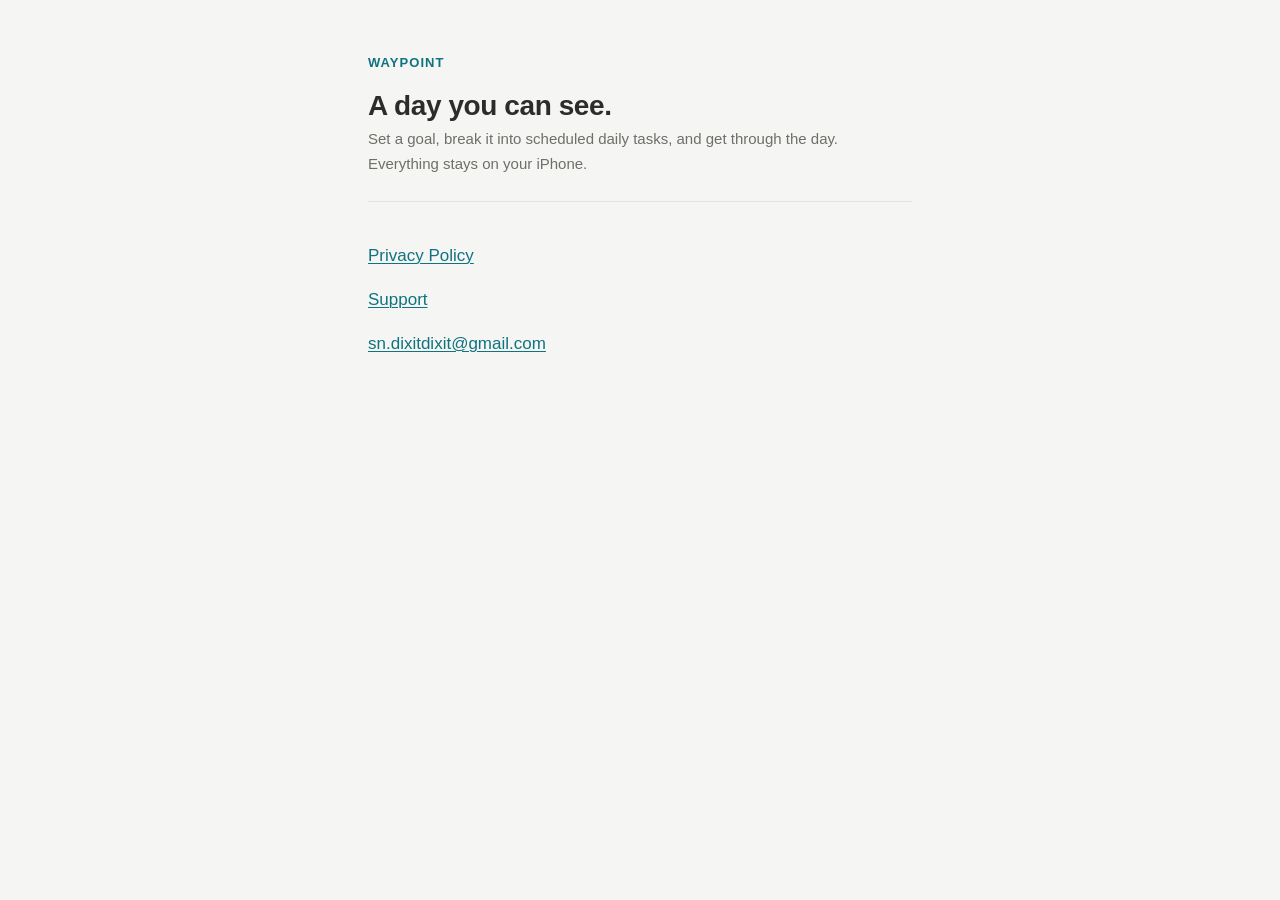
<file: index.html>
<!doctype html>
<html lang="en">
<head>
<meta charset="utf-8">
<meta name="viewport" content="width=device-width, initial-scale=1">
<title>Waypoint</title>
<meta name="description" content="A planner for iPhone. Set a goal, break it into a day, get through it.">
<link rel="stylesheet" href="style.css">
</head>
<body>
<div class="wrap">

<header>
  <span class="mark">Waypoint</span>
  <h1>A day you can see.</h1>
  <p class="updated">Set a goal, break it into scheduled daily tasks, and get through the day.
  Everything stays on your iPhone.</p>
</header>

<p><a href="privacy.html">Privacy Policy</a></p>
<p><a href="support.html">Support</a></p>
<p><a href="mailto:sn.dixitdixit@gmail.com">sn.dixitdixit@gmail.com</a></p>

</div>
</body>
</html>
</file>
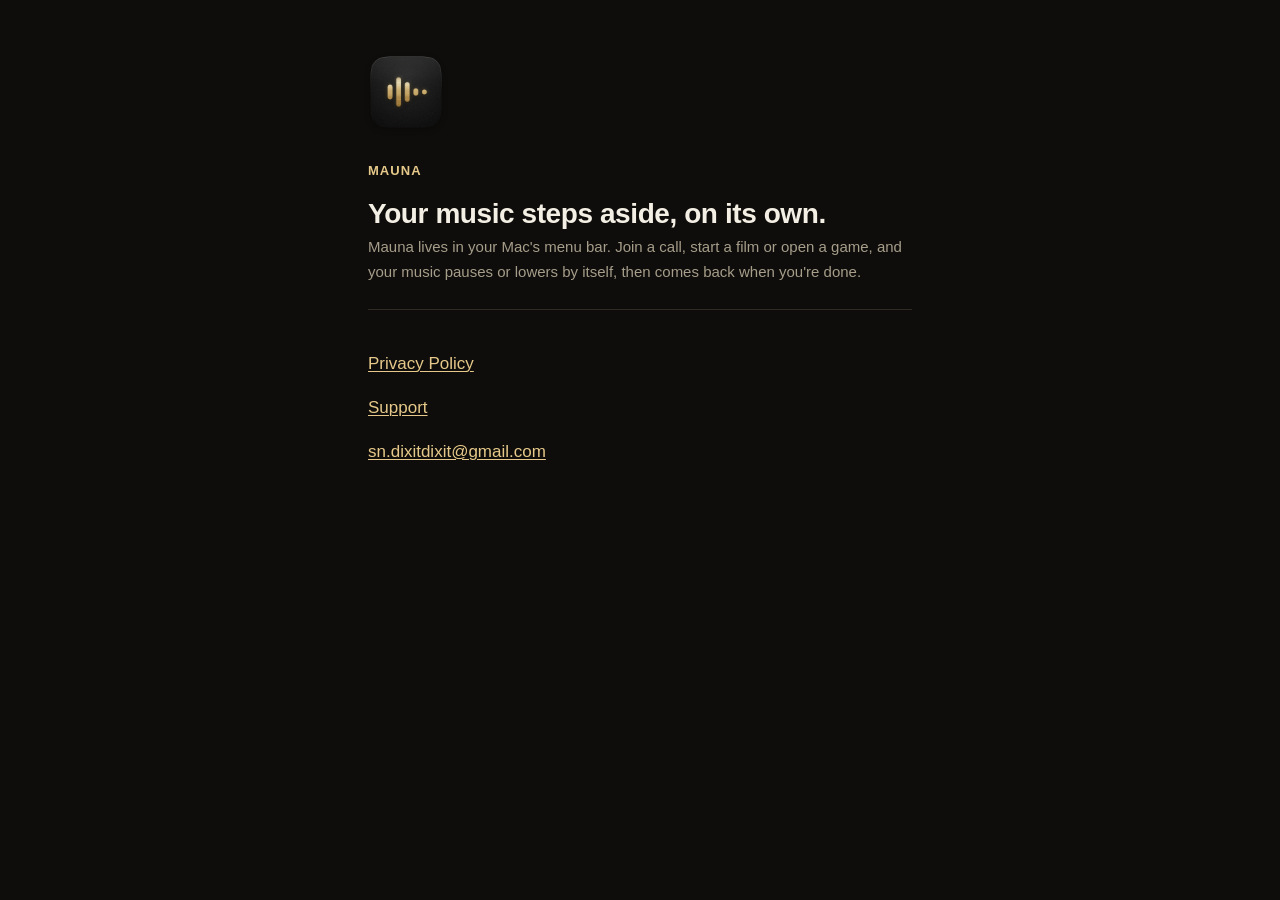
<file: mauna/index.html>
<!doctype html>
<html lang="en">
<head>
<meta charset="utf-8">
<meta name="viewport" content="width=device-width, initial-scale=1">
<title>Mauna</title>
<meta name="description" content="A menu bar app for Mac that pauses or lowers your music while chosen apps are in use.">
<link rel="icon" href="icon.png">
<link rel="stylesheet" href="style.css">
</head>
<body>
<div class="wrap">

<header>
  <img class="icon" src="icon.png" alt="" width="88" height="88">
  <span class="mark">Mauna</span>
  <h1>Your music steps aside, on its own.</h1>
  <p class="updated">Mauna lives in your Mac's menu bar. Join a call, start a film or open a game,
  and your music pauses or lowers by itself, then comes back when you're done.</p>
</header>

<p><a href="privacy.html">Privacy Policy</a></p>
<p><a href="support.html">Support</a></p>
<p><a href="mailto:sn.dixitdixit@gmail.com">sn.dixitdixit@gmail.com</a></p>

</div>
</body>
</html>
</file>
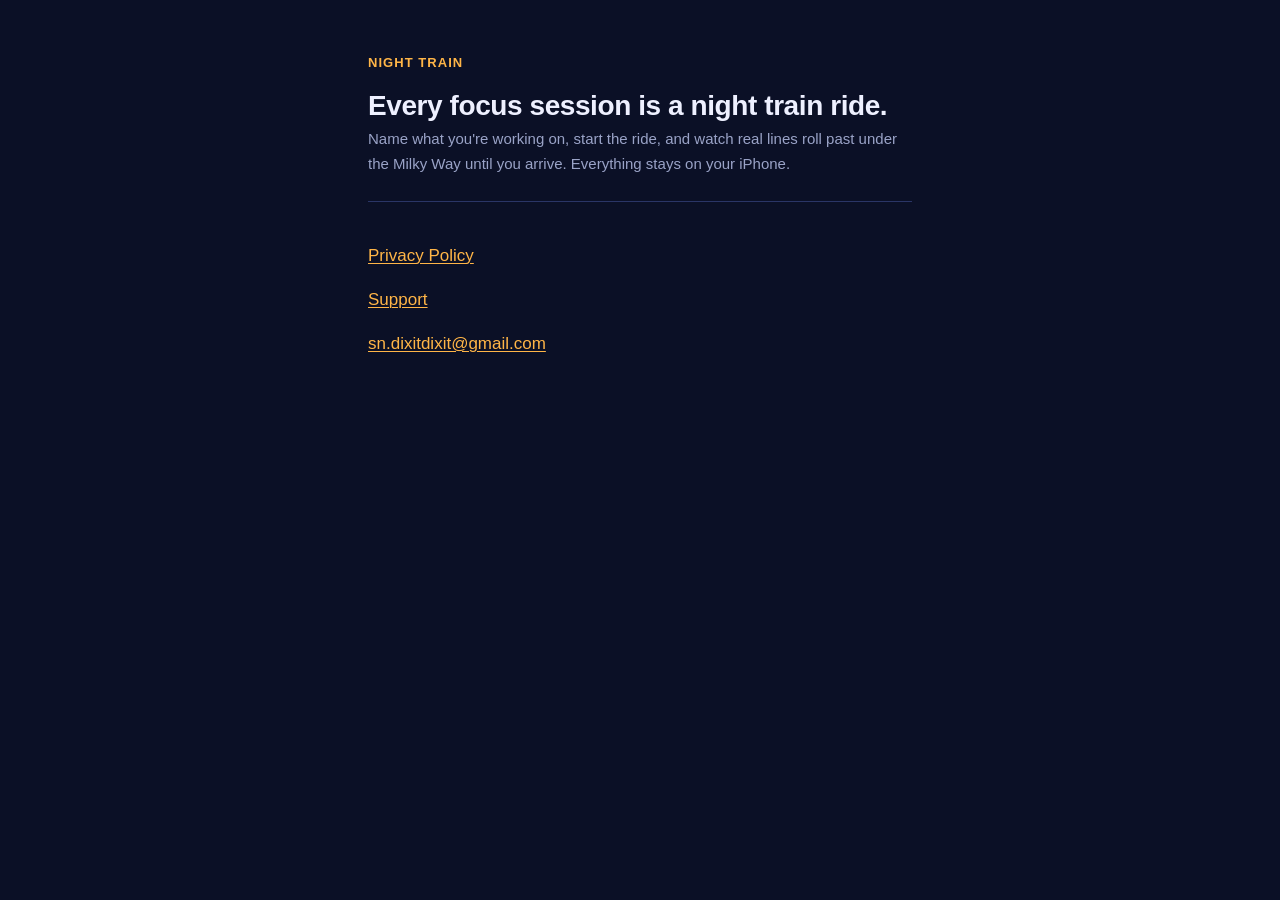
<file: nighttrain/index.html>
<!doctype html>
<html lang="en">
<head>
<meta charset="utf-8">
<meta name="viewport" content="width=device-width, initial-scale=1">
<title>Night Train</title>
<meta name="description" content="A focus timer for iPhone where every session is a night train ride on a real railway line.">
<link rel="stylesheet" href="style.css">
</head>
<body>
<div class="wrap">

<header>
  <span class="mark">Night Train</span>
  <h1>Every focus session is a night train ride.</h1>
  <p class="updated">Name what you're working on, start the ride, and watch real lines roll past
  under the Milky Way until you arrive. Everything stays on your iPhone.</p>
</header>

<p><a href="privacy.html">Privacy Policy</a></p>
<p><a href="support.html">Support</a></p>
<p><a href="mailto:sn.dixitdixit@gmail.com">sn.dixitdixit@gmail.com</a></p>

</div>
</body>
</html>
</file>
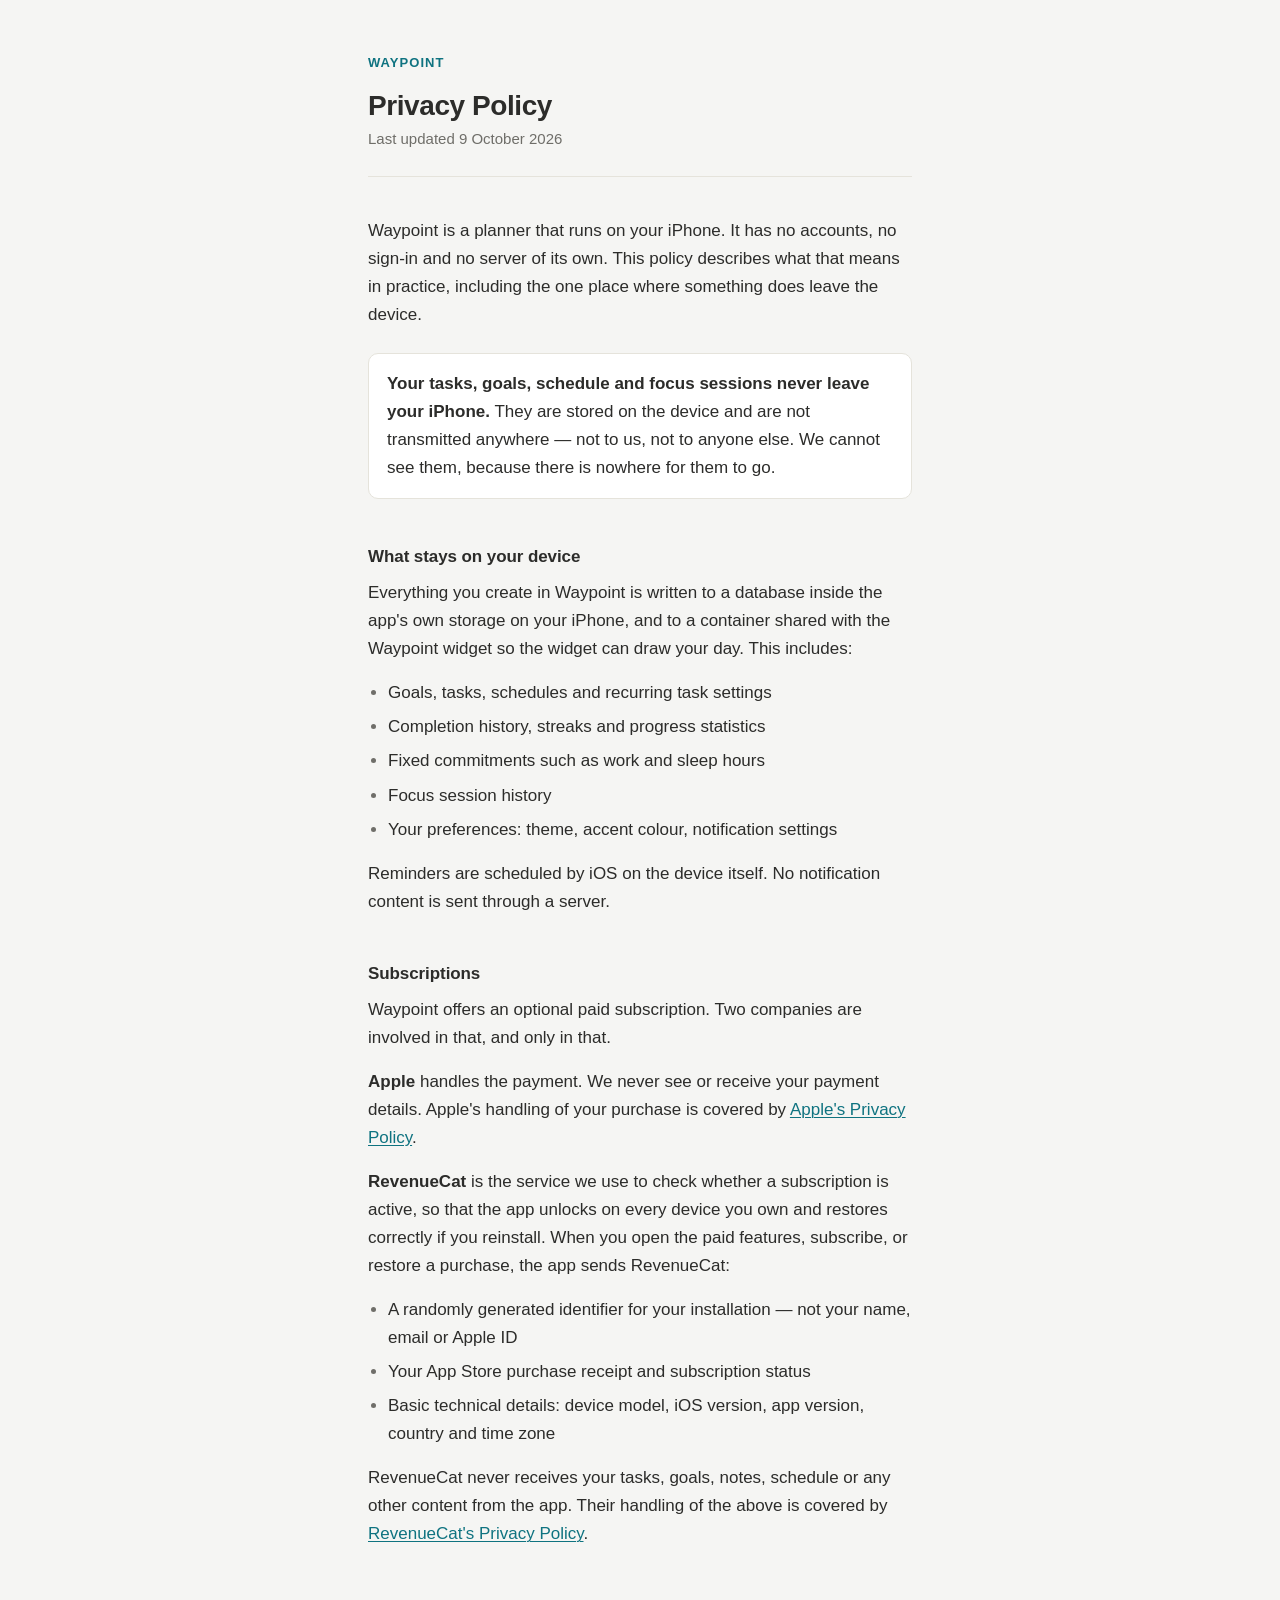
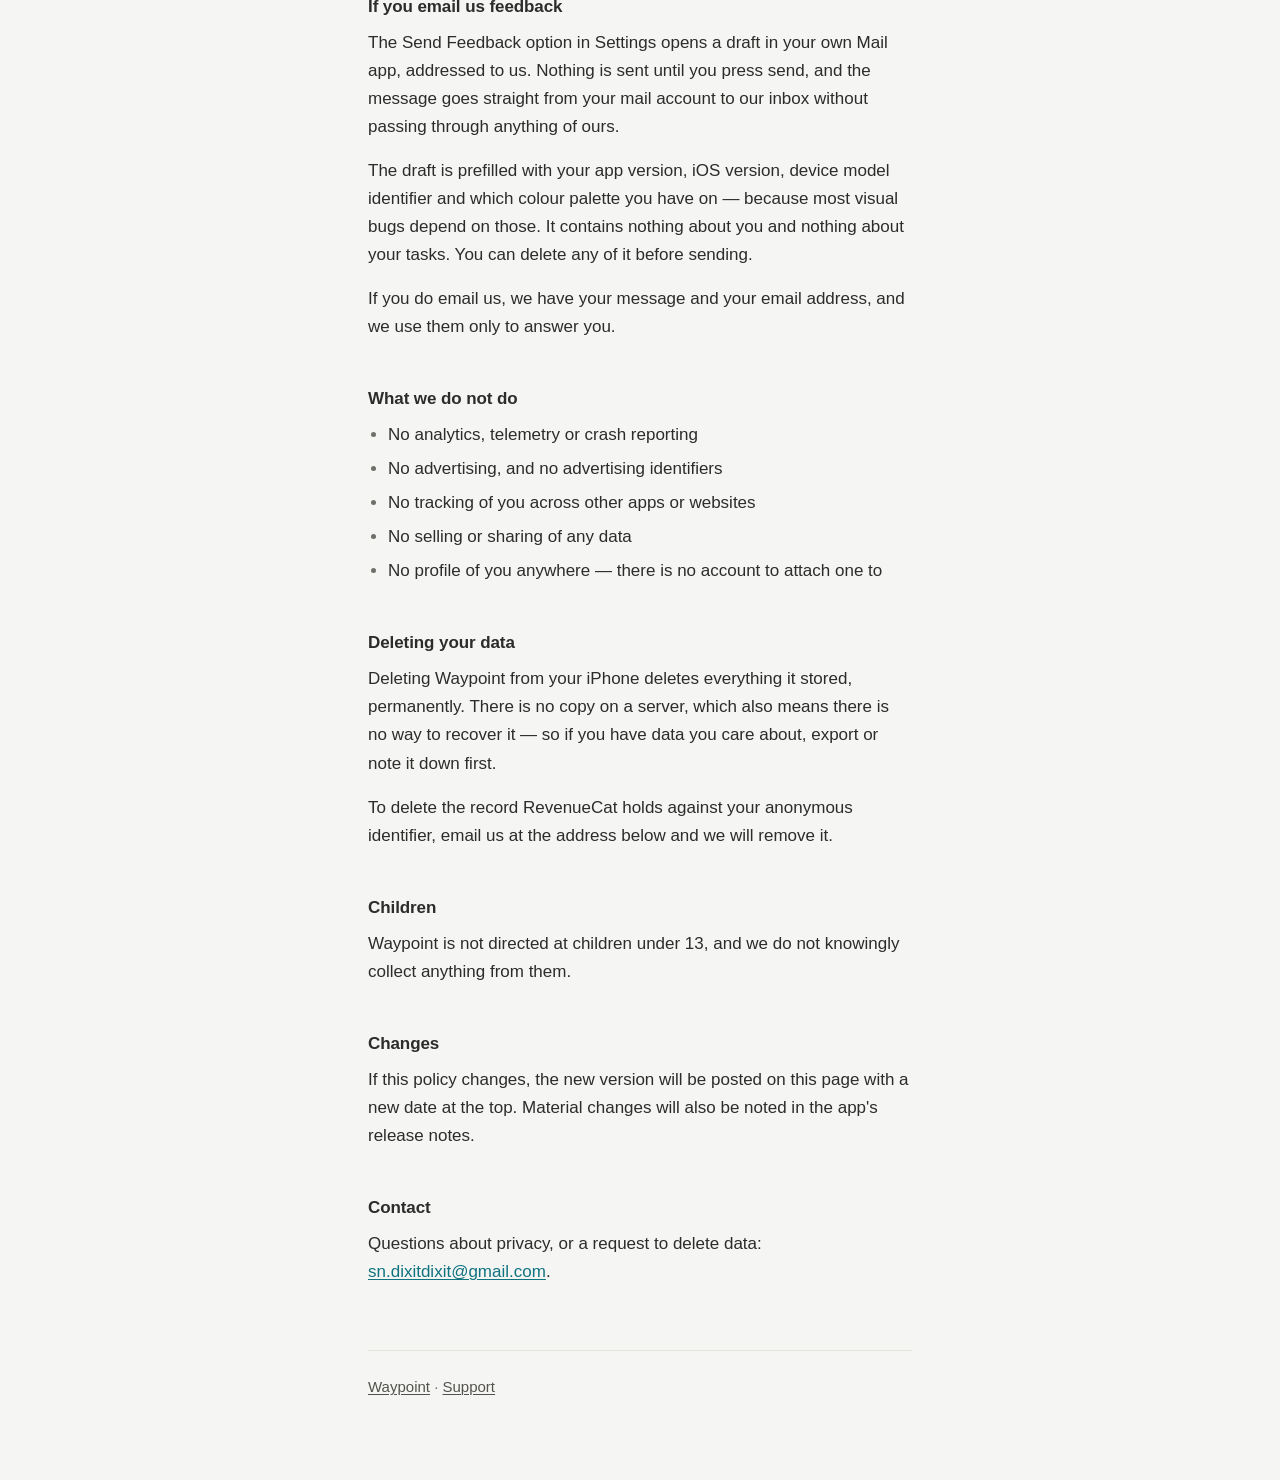
<file: privacy.html>
<!doctype html>
<html lang="en">
<head>
<meta charset="utf-8">
<meta name="viewport" content="width=device-width, initial-scale=1">
<title>Waypoint Privacy Policy</title>
<meta name="description" content="What Waypoint stores, what leaves your device, and what doesn't.">
<link rel="stylesheet" href="style.css">
</head>
<body>
<div class="wrap">

<header>
  <a class="mark" href="./">Waypoint</a>
  <h1>Privacy Policy</h1>
  <p class="updated">Last updated 9 October 2026</p>
</header>

<p>Waypoint is a planner that runs on your iPhone. It has no accounts, no sign-in and no
server of its own. This policy describes what that means in practice, including the one
place where something does leave the device.</p>

<div class="note">
  <p><strong>Your tasks, goals, schedule and focus sessions never leave your iPhone.</strong>
  They are stored on the device and are not transmitted anywhere — not to us, not to anyone
  else. We cannot see them, because there is nowhere for them to go.</p>
</div>

<h2>What stays on your device</h2>
<p>Everything you create in Waypoint is written to a database inside the app's own storage
on your iPhone, and to a container shared with the Waypoint widget so the widget can draw
your day. This includes:</p>
<ul>
  <li>Goals, tasks, schedules and recurring task settings</li>
  <li>Completion history, streaks and progress statistics</li>
  <li>Fixed commitments such as work and sleep hours</li>
  <li>Focus session history</li>
  <li>Your preferences: theme, accent colour, notification settings</li>
</ul>
<p>Reminders are scheduled by iOS on the device itself. No notification content is sent
through a server.</p>

<h2>Subscriptions</h2>
<p>Waypoint offers an optional paid subscription. Two companies are involved in that, and
only in that.</p>

<p><strong>Apple</strong> handles the payment. We never see or receive your payment details.
Apple's handling of your purchase is covered by
<a href="https://www.apple.com/legal/privacy/">Apple's Privacy Policy</a>.</p>

<p><strong>RevenueCat</strong> is the service we use to check whether a subscription is
active, so that the app unlocks on every device you own and restores correctly if you
reinstall. When you open the paid features, subscribe, or restore a purchase, the app sends
RevenueCat:</p>
<ul>
  <li>A randomly generated identifier for your installation — not your name, email or Apple ID</li>
  <li>Your App Store purchase receipt and subscription status</li>
  <li>Basic technical details: device model, iOS version, app version, country and time zone</li>
</ul>
<p>RevenueCat never receives your tasks, goals, notes, schedule or any other content from
the app. Their handling of the above is covered by
<a href="https://www.revenuecat.com/privacy/">RevenueCat's Privacy Policy</a>.</p>

<h2>If you email us feedback</h2>
<p>The Send Feedback option in Settings opens a draft in your own Mail app, addressed to us.
Nothing is sent until you press send, and the message goes straight from your mail account
to our inbox without passing through anything of ours.</p>
<p>The draft is prefilled with your app version, iOS version, device model identifier and
which colour palette you have on — because most visual bugs depend on those. It contains
nothing about you and nothing about your tasks. You can delete any of it before sending.</p>
<p>If you do email us, we have your message and your email address, and we use them only to
answer you.</p>

<h2>What we do not do</h2>
<ul>
  <li>No analytics, telemetry or crash reporting</li>
  <li>No advertising, and no advertising identifiers</li>
  <li>No tracking of you across other apps or websites</li>
  <li>No selling or sharing of any data</li>
  <li>No profile of you anywhere — there is no account to attach one to</li>
</ul>

<h2>Deleting your data</h2>
<p>Deleting Waypoint from your iPhone deletes everything it stored, permanently. There is no
copy on a server, which also means there is no way to recover it — so if you have data you
care about, export or note it down first.</p>
<p>To delete the record RevenueCat holds against your anonymous identifier, email us at the
address below and we will remove it.</p>

<h2>Children</h2>
<p>Waypoint is not directed at children under 13, and we do not knowingly collect anything
from them.</p>

<h2>Changes</h2>
<p>If this policy changes, the new version will be posted on this page with a new date at the
top. Material changes will also be noted in the app's release notes.</p>

<h2>Contact</h2>
<p>Questions about privacy, or a request to delete data:
<a href="mailto:sn.dixitdixit@gmail.com">sn.dixitdixit@gmail.com</a>.</p>

<footer>
  <a href="./">Waypoint</a> · <a href="support.html">Support</a>
</footer>

</div>
</body>
</html>
</file>
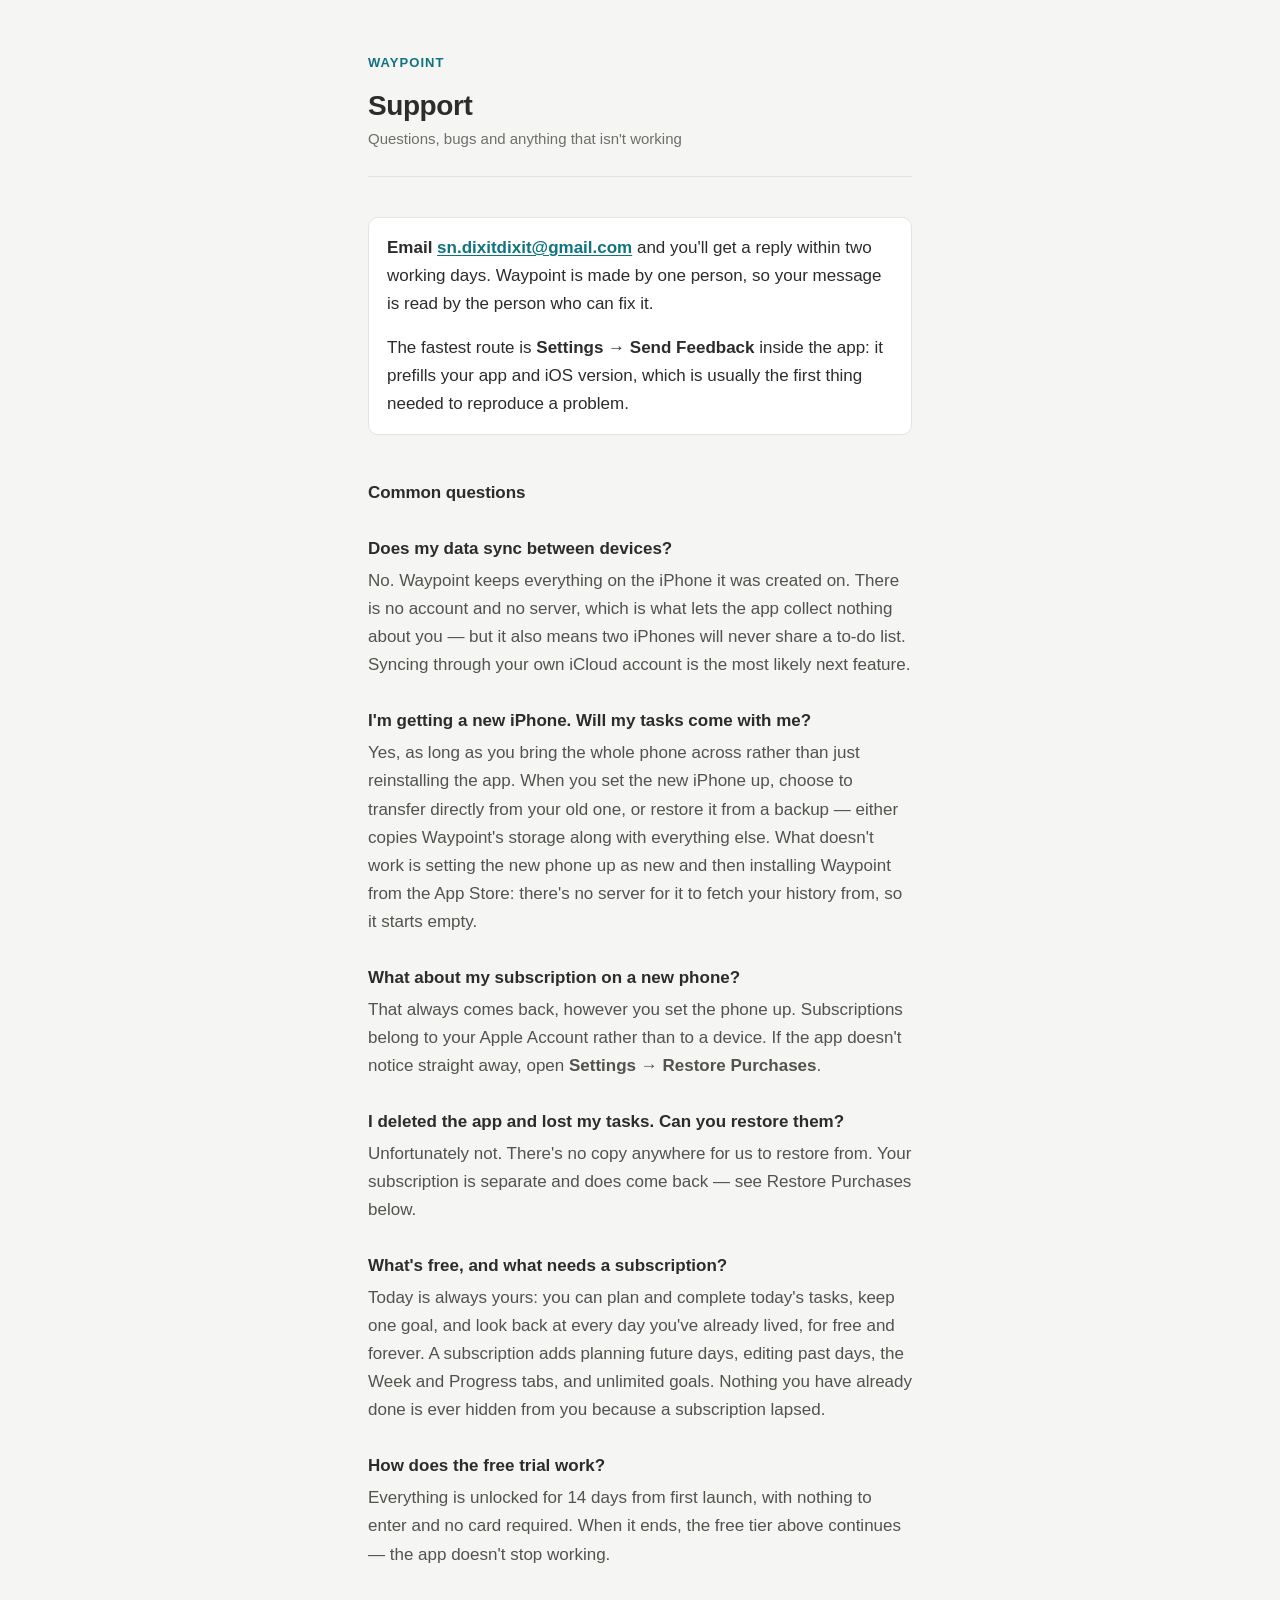
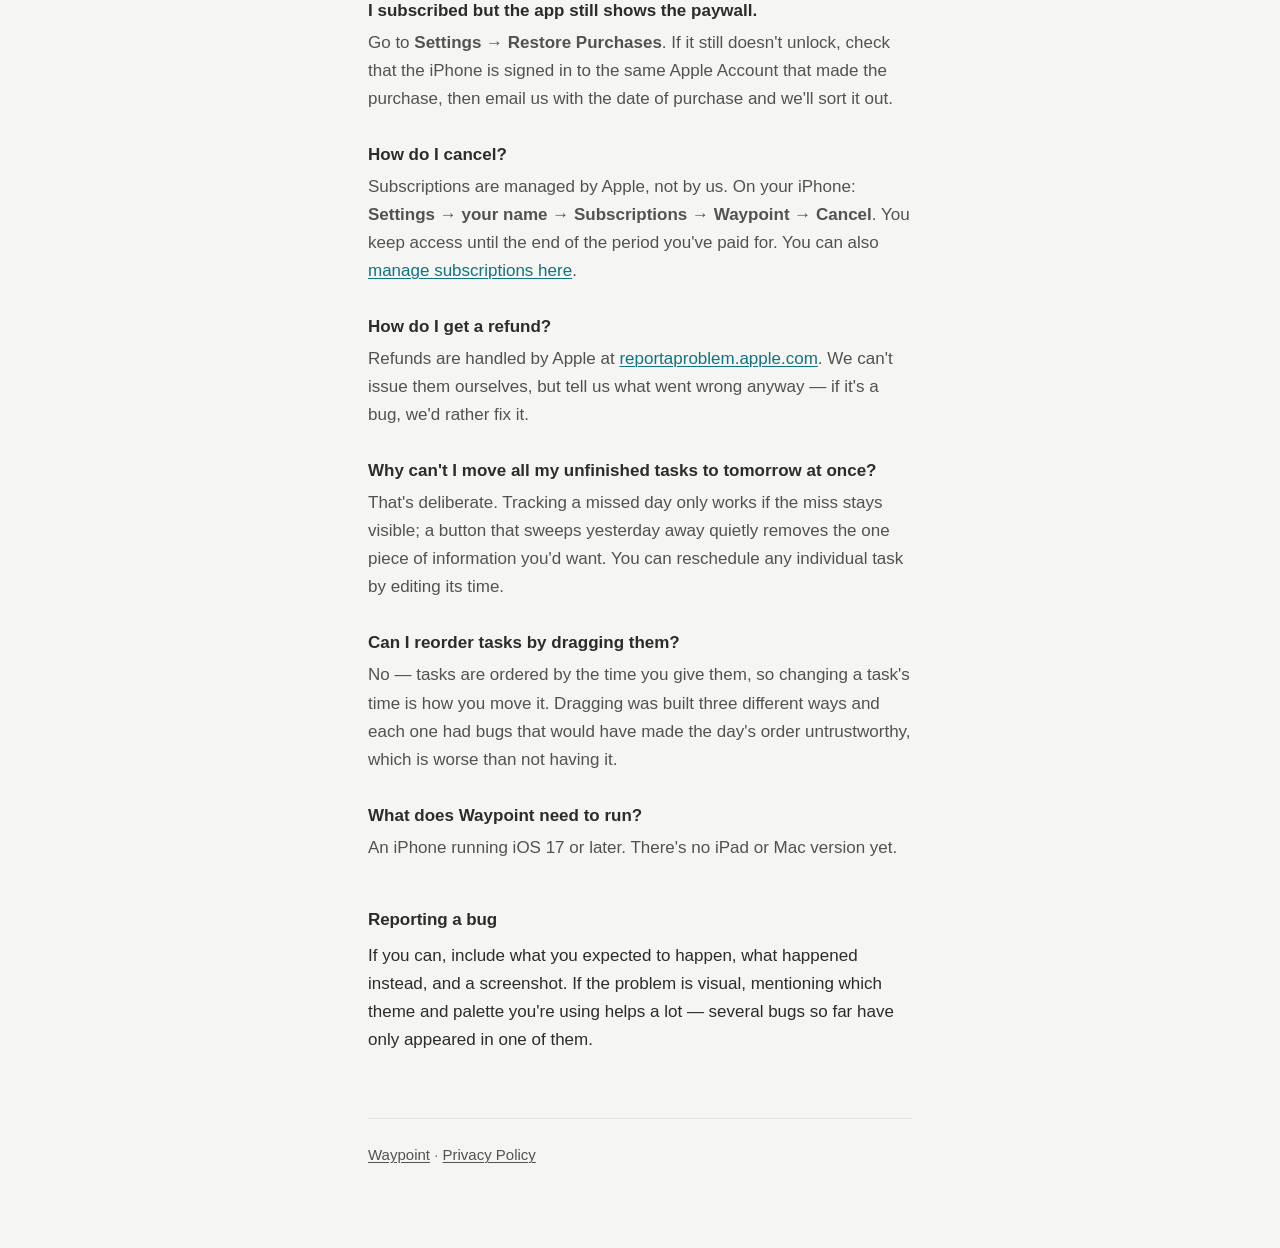
<file: support.html>
<!doctype html>
<html lang="en">
<head>
<meta charset="utf-8">
<meta name="viewport" content="width=device-width, initial-scale=1">
<title>Waypoint Support</title>
<meta name="description" content="Help with Waypoint, including subscriptions, data and how the free tier works.">
<link rel="stylesheet" href="style.css">
</head>
<body>
<div class="wrap">

<header>
  <a class="mark" href="./">Waypoint</a>
  <h1>Support</h1>
  <p class="updated">Questions, bugs and anything that isn't working</p>
</header>

<div class="note">
  <p><strong>Email <a href="mailto:sn.dixitdixit@gmail.com">sn.dixitdixit@gmail.com</a></strong>
  and you'll get a reply within two working days. Waypoint is made by one person, so your
  message is read by the person who can fix it.</p>
  <p>The fastest route is <strong>Settings → Send Feedback</strong> inside the app: it prefills
  your app and iOS version, which is usually the first thing needed to reproduce a problem.</p>
</div>

<h2>Common questions</h2>

<dl>
  <dt>Does my data sync between devices?</dt>
  <dd>No. Waypoint keeps everything on the iPhone it was created on. There is no account and
  no server, which is what lets the app collect nothing about you — but it also means two
  iPhones will never share a to-do list. Syncing through your own iCloud account is the most
  likely next feature.</dd>

  <dt>I'm getting a new iPhone. Will my tasks come with me?</dt>
  <dd>Yes, as long as you bring the whole phone across rather than just reinstalling the app.
  When you set the new iPhone up, choose to transfer directly from your old one, or restore it
  from a backup — either copies Waypoint's storage along with everything else. What doesn't
  work is setting the new phone up as new and then installing Waypoint from the App Store:
  there's no server for it to fetch your history from, so it starts empty.</dd>

  <dt>What about my subscription on a new phone?</dt>
  <dd>That always comes back, however you set the phone up. Subscriptions belong to your Apple
  Account rather than to a device. If the app doesn't notice straight away, open
  <strong>Settings → Restore Purchases</strong>.</dd>

  <dt>I deleted the app and lost my tasks. Can you restore them?</dt>
  <dd>Unfortunately not. There's no copy anywhere for us to restore from. Your subscription
  is separate and does come back — see Restore Purchases below.</dd>

  <dt>What's free, and what needs a subscription?</dt>
  <dd>Today is always yours: you can plan and complete today's tasks, keep one goal, and look
  back at every day you've already lived, for free and forever. A subscription adds planning
  future days, editing past days, the Week and Progress tabs, and unlimited goals. Nothing you
  have already done is ever hidden from you because a subscription lapsed.</dd>

  <dt>How does the free trial work?</dt>
  <dd>Everything is unlocked for 14 days from first launch, with nothing to enter and no card
  required. When it ends, the free tier above continues — the app doesn't stop working.</dd>

  <dt>I subscribed but the app still shows the paywall.</dt>
  <dd>Go to <strong>Settings → Restore Purchases</strong>. If it still doesn't unlock, check
  that the iPhone is signed in to the same Apple Account that made the purchase, then email us
  with the date of purchase and we'll sort it out.</dd>

  <dt>How do I cancel?</dt>
  <dd>Subscriptions are managed by Apple, not by us. On your iPhone: <strong>Settings → your
  name → Subscriptions → Waypoint → Cancel</strong>. You keep access until the end of the
  period you've paid for. You can also
  <a href="https://apps.apple.com/account/subscriptions">manage subscriptions here</a>.</dd>

  <dt>How do I get a refund?</dt>
  <dd>Refunds are handled by Apple at <a href="https://reportaproblem.apple.com">reportaproblem.apple.com</a>.
  We can't issue them ourselves, but tell us what went wrong anyway — if it's a bug, we'd
  rather fix it.</dd>

  <dt>Why can't I move all my unfinished tasks to tomorrow at once?</dt>
  <dd>That's deliberate. Tracking a missed day only works if the miss stays visible; a button
  that sweeps yesterday away quietly removes the one piece of information you'd want. You can
  reschedule any individual task by editing its time.</dd>

  <dt>Can I reorder tasks by dragging them?</dt>
  <dd>No — tasks are ordered by the time you give them, so changing a task's time is how you
  move it. Dragging was built three different ways and each one had bugs that would have made
  the day's order untrustworthy, which is worse than not having it.</dd>

  <dt>What does Waypoint need to run?</dt>
  <dd>An iPhone running iOS 17 or later. There's no iPad or Mac version yet.</dd>
</dl>

<h2>Reporting a bug</h2>
<p>If you can, include what you expected to happen, what happened instead, and a screenshot.
If the problem is visual, mentioning which theme and palette you're using helps a lot —
several bugs so far have only appeared in one of them.</p>

<footer>
  <a href="./">Waypoint</a> · <a href="privacy.html">Privacy Policy</a>
</footer>

</div>
</body>
</html>
</file>
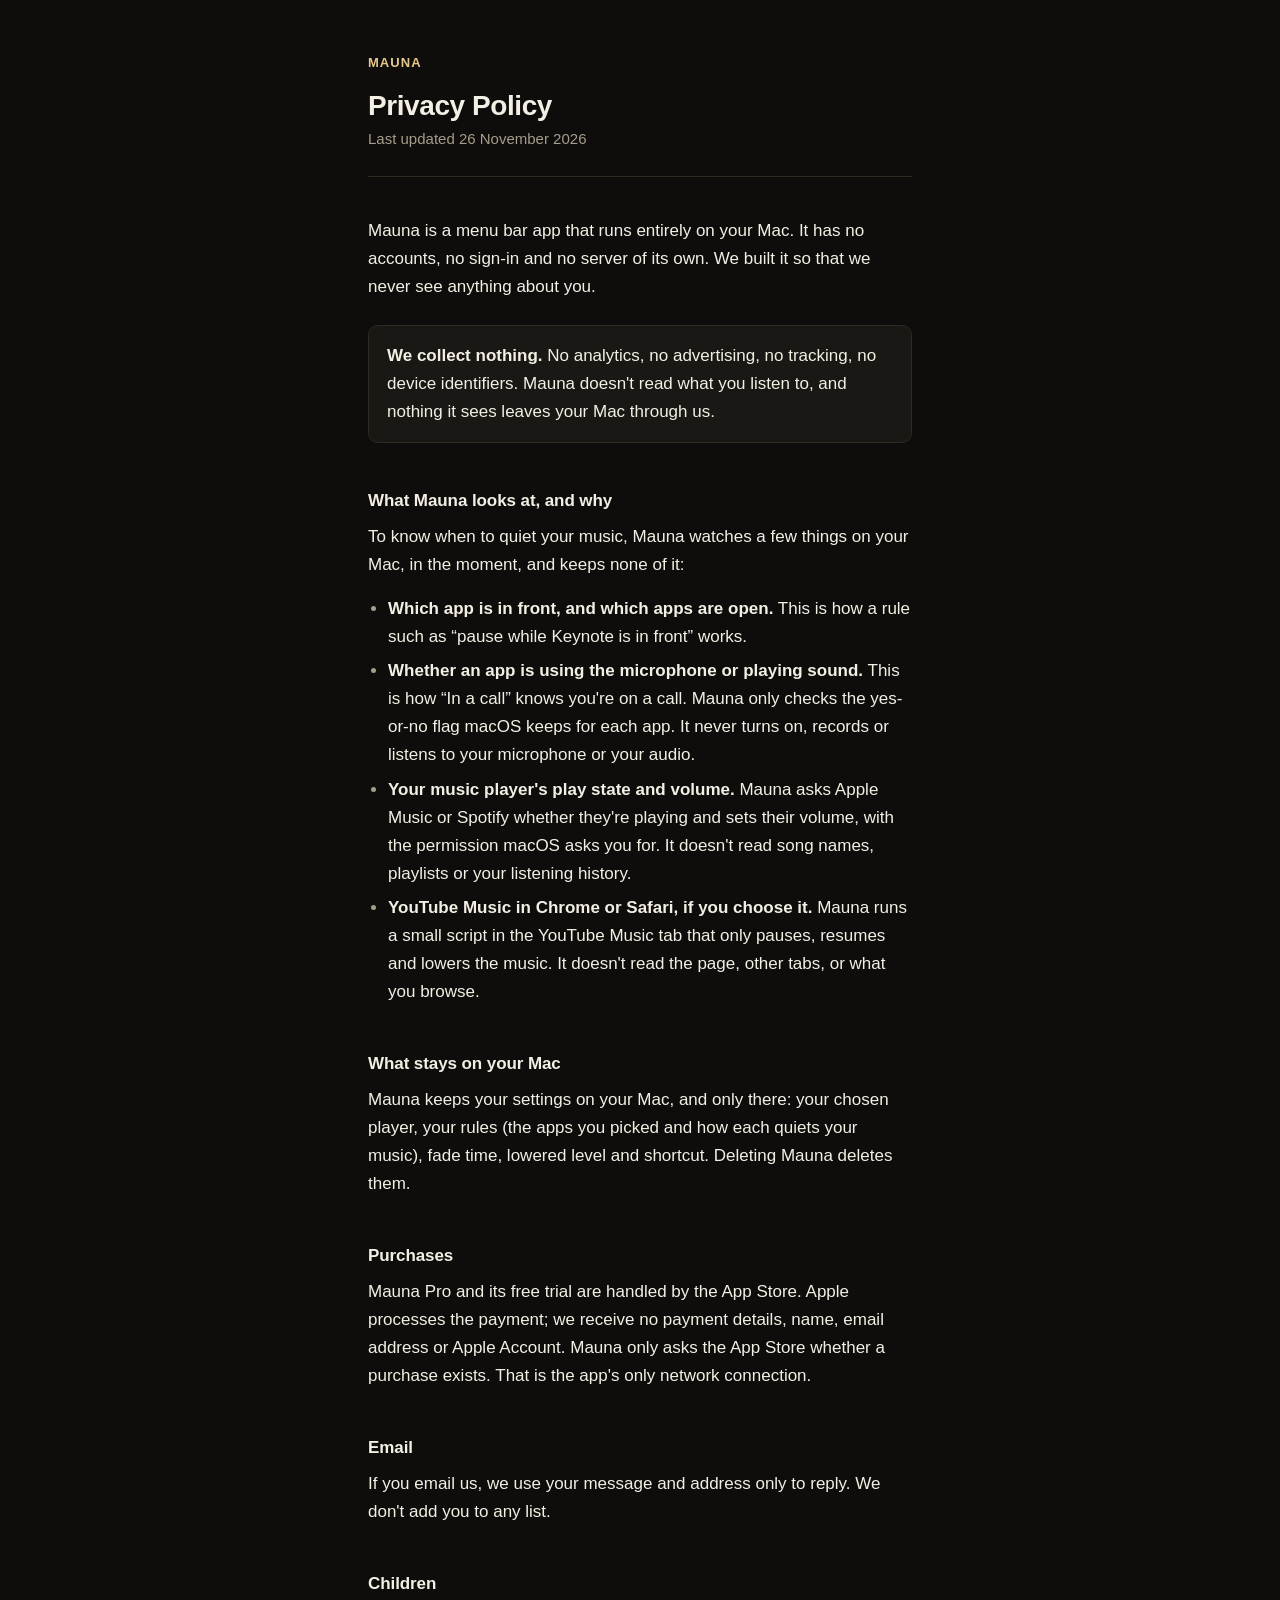
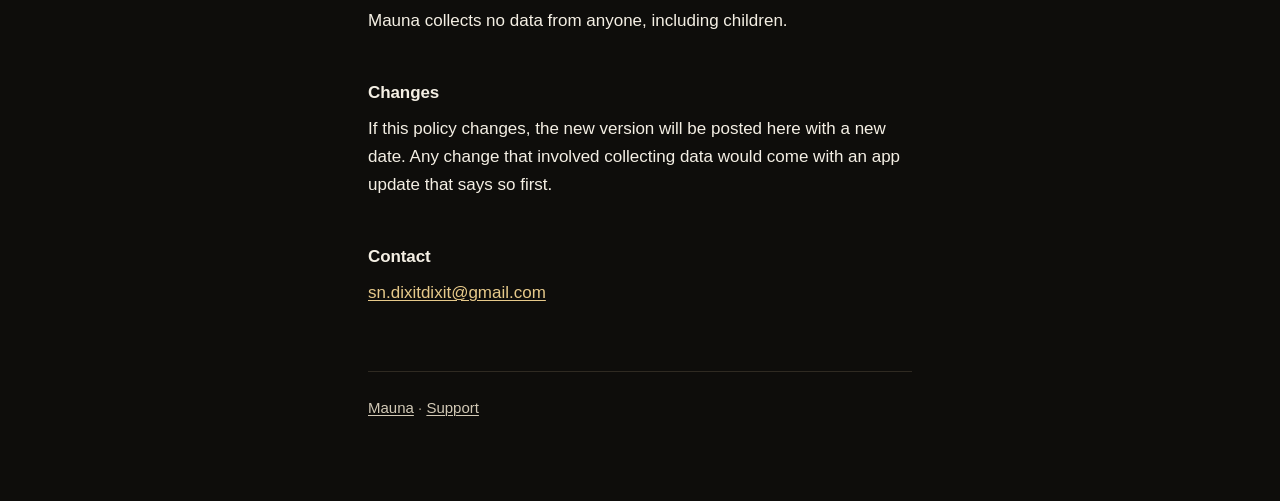
<file: mauna/privacy.html>
<!doctype html>
<html lang="en">
<head>
<meta charset="utf-8">
<meta name="viewport" content="width=device-width, initial-scale=1">
<title>Mauna Privacy Policy</title>
<meta name="description" content="What Mauna looks at on your Mac, what it keeps, and what never leaves it.">
<link rel="icon" href="icon.png">
<link rel="stylesheet" href="style.css">
</head>
<body>
<div class="wrap">

<header>
  <a class="mark" href="./">Mauna</a>
  <h1>Privacy Policy</h1>
  <p class="updated">Last updated 26 November 2026</p>
</header>

<p>Mauna is a menu bar app that runs entirely on your Mac. It has no accounts, no sign-in and
no server of its own. We built it so that we never see anything about you.</p>

<div class="note">
  <p><strong>We collect nothing.</strong> No analytics, no advertising, no tracking, no device
  identifiers. Mauna doesn't read what you listen to, and nothing it sees leaves your Mac
  through us.</p>
</div>

<h2>What Mauna looks at, and why</h2>
<p>To know when to quiet your music, Mauna watches a few things on your Mac, in the moment,
and keeps none of it:</p>
<ul>
  <li><strong>Which app is in front, and which apps are open.</strong> This is how a rule such as
  &ldquo;pause while Keynote is in front&rdquo; works.</li>
  <li><strong>Whether an app is using the microphone or playing sound.</strong> This is how
  &ldquo;In a call&rdquo; knows you're on a call. Mauna only checks the yes-or-no flag macOS
  keeps for each app. It never turns on, records or listens to your microphone or your audio.</li>
  <li><strong>Your music player's play state and volume.</strong> Mauna asks Apple Music or
  Spotify whether they're playing and sets their volume, with the permission macOS asks you for.
  It doesn't read song names, playlists or your listening history.</li>
  <li><strong>YouTube Music in Chrome or Safari, if you choose it.</strong> Mauna runs a small
  script in the YouTube Music tab that only pauses, resumes and lowers the music. It doesn't
  read the page, other tabs, or what you browse.</li>
</ul>

<h2>What stays on your Mac</h2>
<p>Mauna keeps your settings on your Mac, and only there: your chosen player, your rules (the
apps you picked and how each quiets your music), fade time, lowered level and shortcut.
Deleting Mauna deletes them.</p>

<h2>Purchases</h2>
<p>Mauna Pro and its free trial are handled by the App Store. Apple processes the payment; we
receive no payment details, name, email address or Apple Account. Mauna only asks the App Store
whether a purchase exists. That is the app's only network connection.</p>

<h2>Email</h2>
<p>If you email us, we use your message and address only to reply. We don't add you to any list.</p>

<h2>Children</h2>
<p>Mauna collects no data from anyone, including children.</p>

<h2>Changes</h2>
<p>If this policy changes, the new version will be posted here with a new date. Any change that
involved collecting data would come with an app update that says so first.</p>

<h2>Contact</h2>
<p><a href="mailto:sn.dixitdixit@gmail.com">sn.dixitdixit@gmail.com</a></p>

<footer>
  <a href="./">Mauna</a> · <a href="support.html">Support</a>
</footer>

</div>
</body>
</html>
</file>
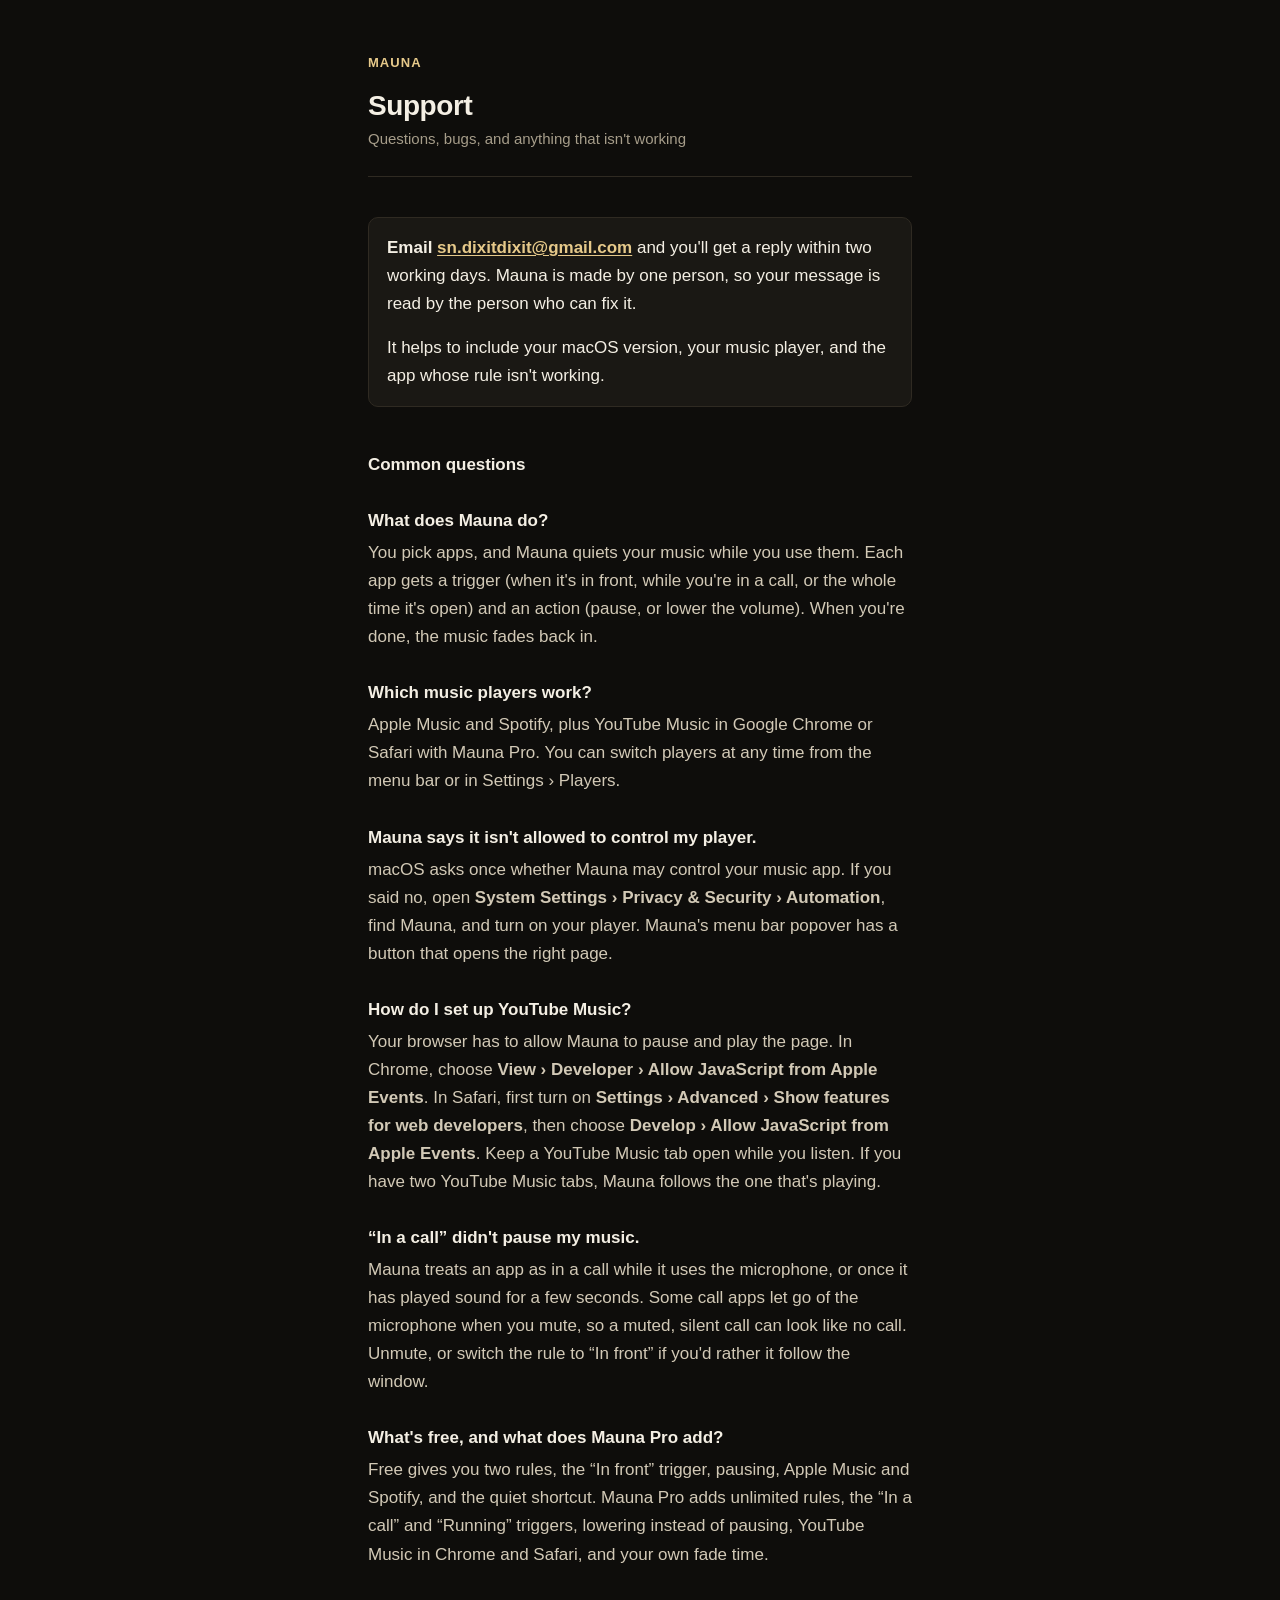
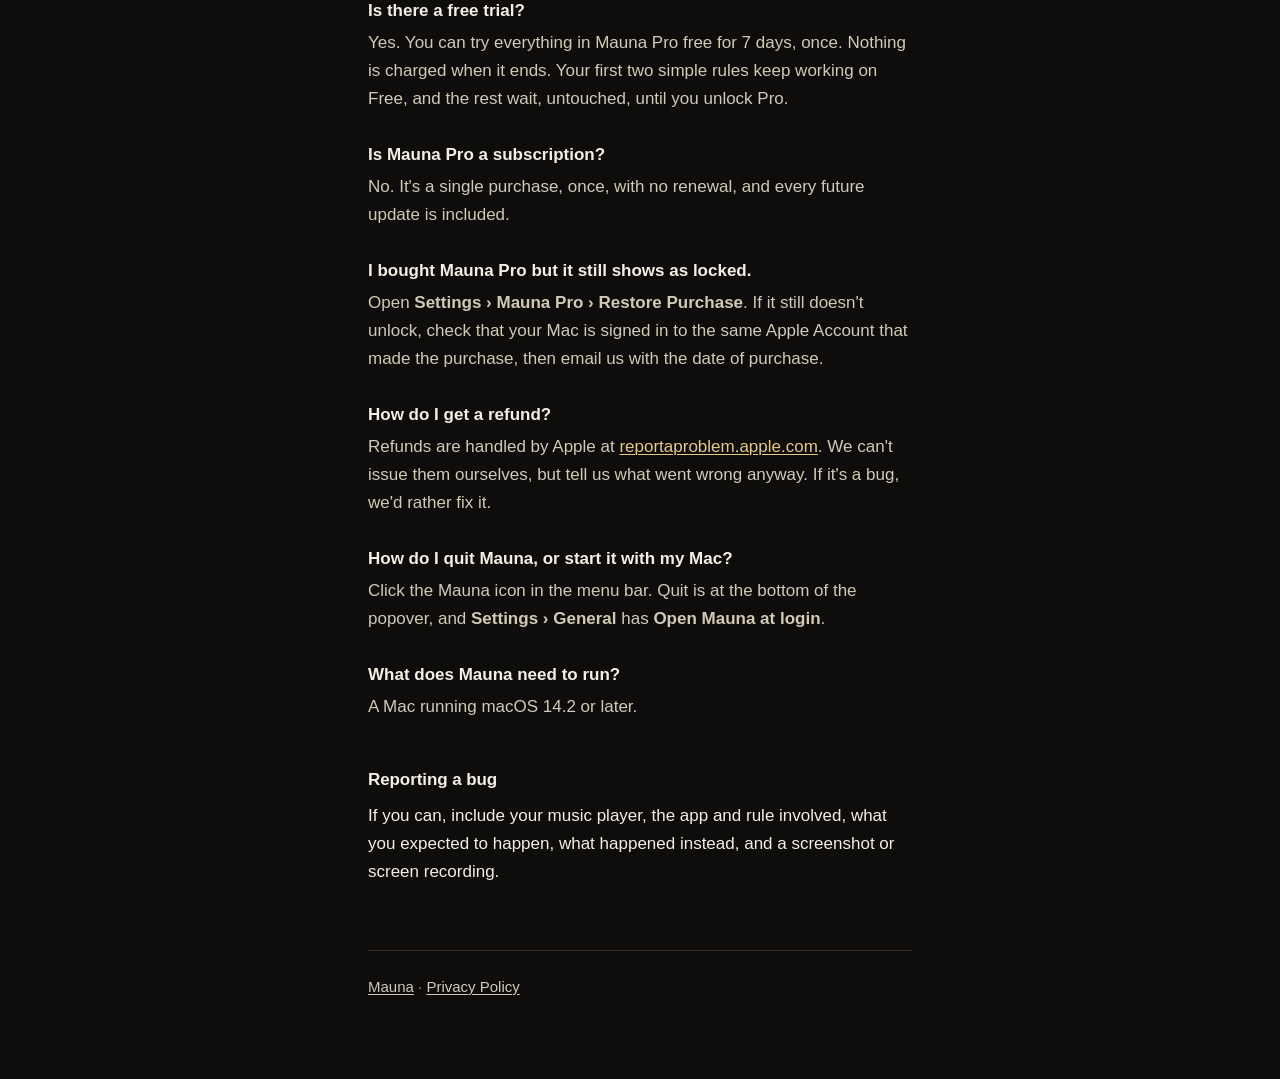
<file: mauna/support.html>
<!doctype html>
<html lang="en">
<head>
<meta charset="utf-8">
<meta name="viewport" content="width=device-width, initial-scale=1">
<title>Mauna Support</title>
<meta name="description" content="Help with Mauna, including setup, players, purchases and the free trial.">
<link rel="icon" href="icon.png">
<link rel="stylesheet" href="style.css">
</head>
<body>
<div class="wrap">

<header>
  <a class="mark" href="./">Mauna</a>
  <h1>Support</h1>
  <p class="updated">Questions, bugs, and anything that isn't working</p>
</header>

<div class="note">
  <p><strong>Email <a href="mailto:sn.dixitdixit@gmail.com">sn.dixitdixit@gmail.com</a></strong>
  and you'll get a reply within two working days. Mauna is made by one person, so your message
  is read by the person who can fix it.</p>
  <p>It helps to include your macOS version, your music player, and the app whose rule
  isn't working.</p>
</div>

<h2>Common questions</h2>

<dl>
  <dt>What does Mauna do?</dt>
  <dd>You pick apps, and Mauna quiets your music while you use them. Each app gets a trigger
  (when it's in front, while you're in a call, or the whole time it's open) and an action
  (pause, or lower the volume). When you're done, the music fades back in.</dd>

  <dt>Which music players work?</dt>
  <dd>Apple Music and Spotify, plus YouTube Music in Google Chrome or Safari with Mauna Pro.
  You can switch players at any time from the menu bar or in Settings › Players.</dd>

  <dt>Mauna says it isn't allowed to control my player.</dt>
  <dd>macOS asks once whether Mauna may control your music app. If you said no, open
  <strong>System Settings › Privacy &amp; Security › Automation</strong>, find Mauna, and turn on
  your player. Mauna's menu bar popover has a button that opens the right page.</dd>

  <dt>How do I set up YouTube Music?</dt>
  <dd>Your browser has to allow Mauna to pause and play the page. In Chrome, choose
  <strong>View › Developer › Allow JavaScript from Apple Events</strong>. In Safari, first turn on
  <strong>Settings › Advanced › Show features for web developers</strong>, then choose
  <strong>Develop › Allow JavaScript from Apple Events</strong>. Keep a YouTube Music tab open
  while you listen. If you have two YouTube Music tabs, Mauna follows the one that's playing.</dd>

  <dt>&ldquo;In a call&rdquo; didn't pause my music.</dt>
  <dd>Mauna treats an app as in a call while it uses the microphone, or once it has played
  sound for a few seconds. Some call apps let go of the microphone when you mute, so a muted,
  silent call can look like no call. Unmute, or switch the rule to &ldquo;In front&rdquo; if you'd
  rather it follow the window.</dd>

  <dt>What's free, and what does Mauna Pro add?</dt>
  <dd>Free gives you two rules, the &ldquo;In front&rdquo; trigger, pausing, Apple Music and
  Spotify, and the quiet shortcut. Mauna Pro adds unlimited rules, the &ldquo;In a call&rdquo; and
  &ldquo;Running&rdquo; triggers, lowering instead of pausing, YouTube Music in Chrome and Safari,
  and your own fade time.</dd>

  <dt>Is there a free trial?</dt>
  <dd>Yes. You can try everything in Mauna Pro free for 7 days, once. Nothing is charged
  when it ends. Your first two simple rules keep working on Free, and the rest wait, untouched,
  until you unlock Pro.</dd>

  <dt>Is Mauna Pro a subscription?</dt>
  <dd>No. It's a single purchase, once, with no renewal, and every future update is included.</dd>

  <dt>I bought Mauna Pro but it still shows as locked.</dt>
  <dd>Open <strong>Settings › Mauna Pro › Restore Purchase</strong>. If it still doesn't
  unlock, check that your Mac is signed in to the same Apple Account that made the purchase,
  then email us with the date of purchase.</dd>

  <dt>How do I get a refund?</dt>
  <dd>Refunds are handled by Apple at
  <a href="https://reportaproblem.apple.com">reportaproblem.apple.com</a>. We can't issue them
  ourselves, but tell us what went wrong anyway. If it's a bug, we'd rather fix it.</dd>

  <dt>How do I quit Mauna, or start it with my Mac?</dt>
  <dd>Click the Mauna icon in the menu bar. Quit is at the bottom of the popover, and
  <strong>Settings › General</strong> has <strong>Open Mauna at login</strong>.</dd>

  <dt>What does Mauna need to run?</dt>
  <dd>A Mac running macOS 14.2 or later.</dd>
</dl>

<h2>Reporting a bug</h2>
<p>If you can, include your music player, the app and rule involved, what you expected to happen,
what happened instead, and a screenshot or screen recording.</p>

<footer>
  <a href="./">Mauna</a> · <a href="privacy.html">Privacy Policy</a>
</footer>

</div>
</body>
</html>
</file>
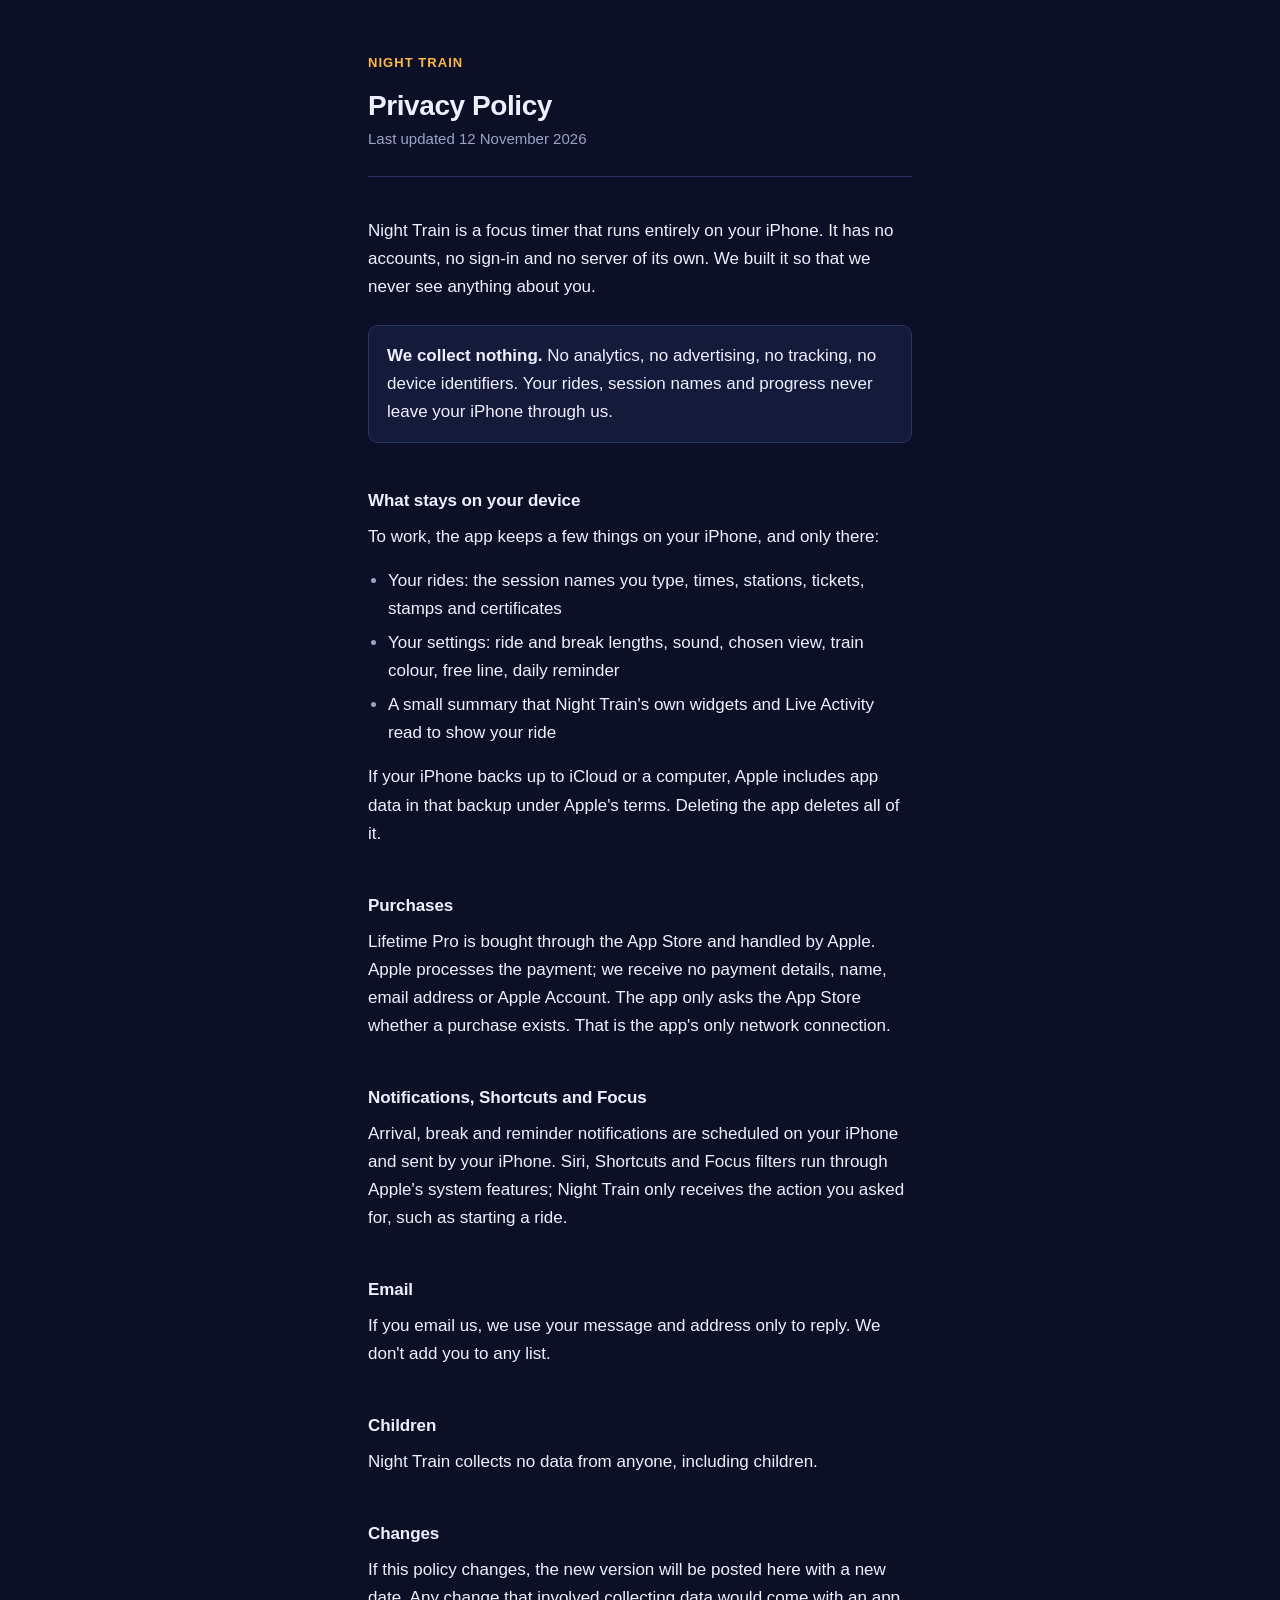
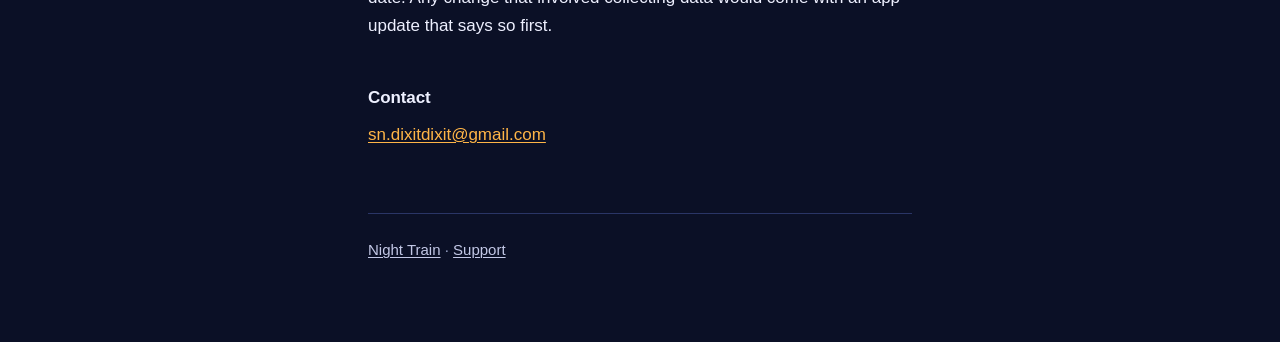
<file: nighttrain/privacy.html>
<!doctype html>
<html lang="en">
<head>
<meta charset="utf-8">
<meta name="viewport" content="width=device-width, initial-scale=1">
<title>Night Train Privacy Policy</title>
<meta name="description" content="What Night Train stores, what leaves your device, and what doesn't.">
<link rel="stylesheet" href="style.css">
</head>
<body>
<div class="wrap">

<header>
  <a class="mark" href="./">Night Train</a>
  <h1>Privacy Policy</h1>
  <p class="updated">Last updated 12 November 2026</p>
</header>

<p>Night Train is a focus timer that runs entirely on your iPhone. It has no accounts, no
sign-in and no server of its own. We built it so that we never see anything about you.</p>

<div class="note">
  <p><strong>We collect nothing.</strong> No analytics, no advertising, no tracking, no device
  identifiers. Your rides, session names and progress never leave your iPhone through us.</p>
</div>

<h2>What stays on your device</h2>
<p>To work, the app keeps a few things on your iPhone, and only there:</p>
<ul>
  <li>Your rides: the session names you type, times, stations, tickets, stamps and certificates</li>
  <li>Your settings: ride and break lengths, sound, chosen view, train colour, free line, daily reminder</li>
  <li>A small summary that Night Train's own widgets and Live Activity read to show your ride</li>
</ul>
<p>If your iPhone backs up to iCloud or a computer, Apple includes app data in that backup under
Apple's terms. Deleting the app deletes all of it.</p>

<h2>Purchases</h2>
<p>Lifetime Pro is bought through the App Store and handled by Apple. Apple processes
the payment; we receive no payment details, name, email address or Apple Account. The app only
asks the App Store whether a purchase exists. That is the app's only network connection.</p>

<h2>Notifications, Shortcuts and Focus</h2>
<p>Arrival, break and reminder notifications are scheduled on your iPhone and sent by your iPhone.
Siri, Shortcuts and Focus filters run through Apple's system features; Night Train only receives
the action you asked for, such as starting a ride.</p>

<h2>Email</h2>
<p>If you email us, we use your message and address only to reply. We don't add you to any list.</p>

<h2>Children</h2>
<p>Night Train collects no data from anyone, including children.</p>

<h2>Changes</h2>
<p>If this policy changes, the new version will be posted here with a new date. Any change that
involved collecting data would come with an app update that says so first.</p>

<h2>Contact</h2>
<p><a href="mailto:sn.dixitdixit@gmail.com">sn.dixitdixit@gmail.com</a></p>

<footer>
  <a href="./">Night Train</a> · <a href="support.html">Support</a>
</footer>

</div>
</body>
</html>
</file>
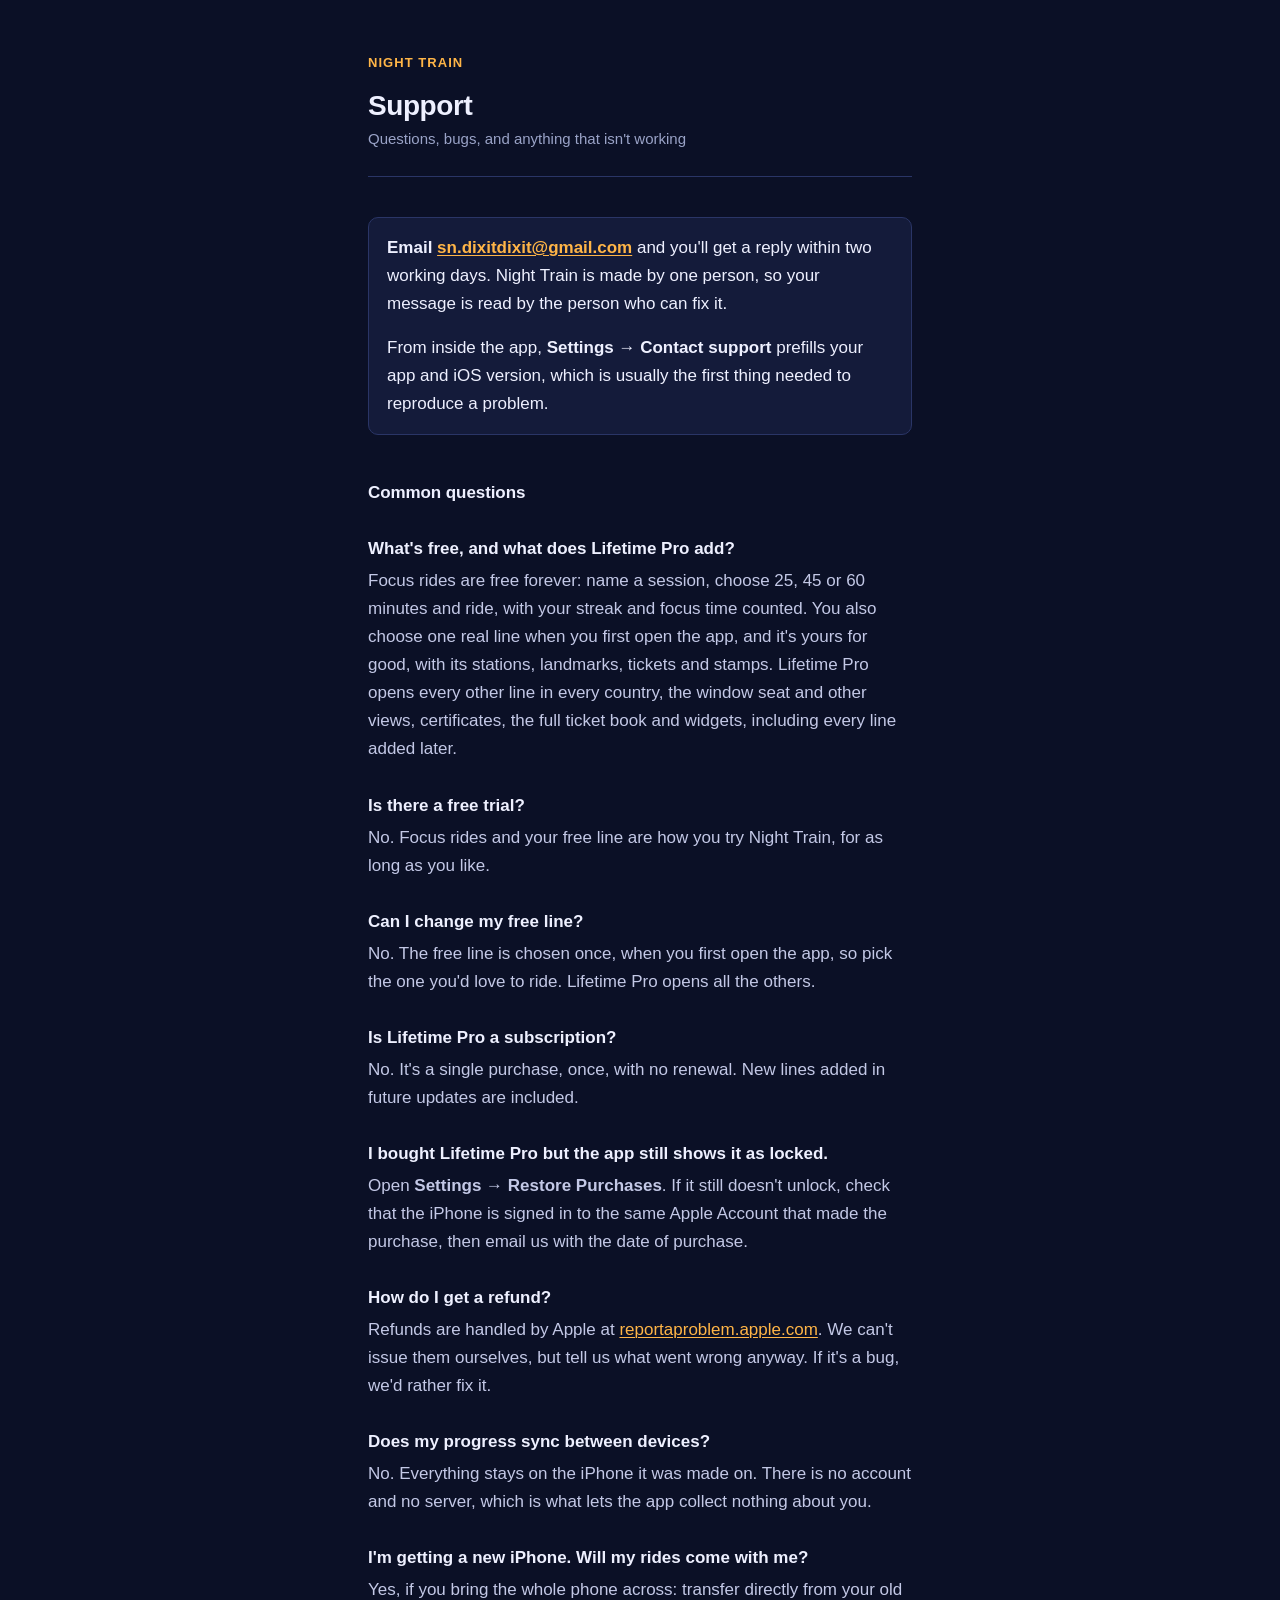
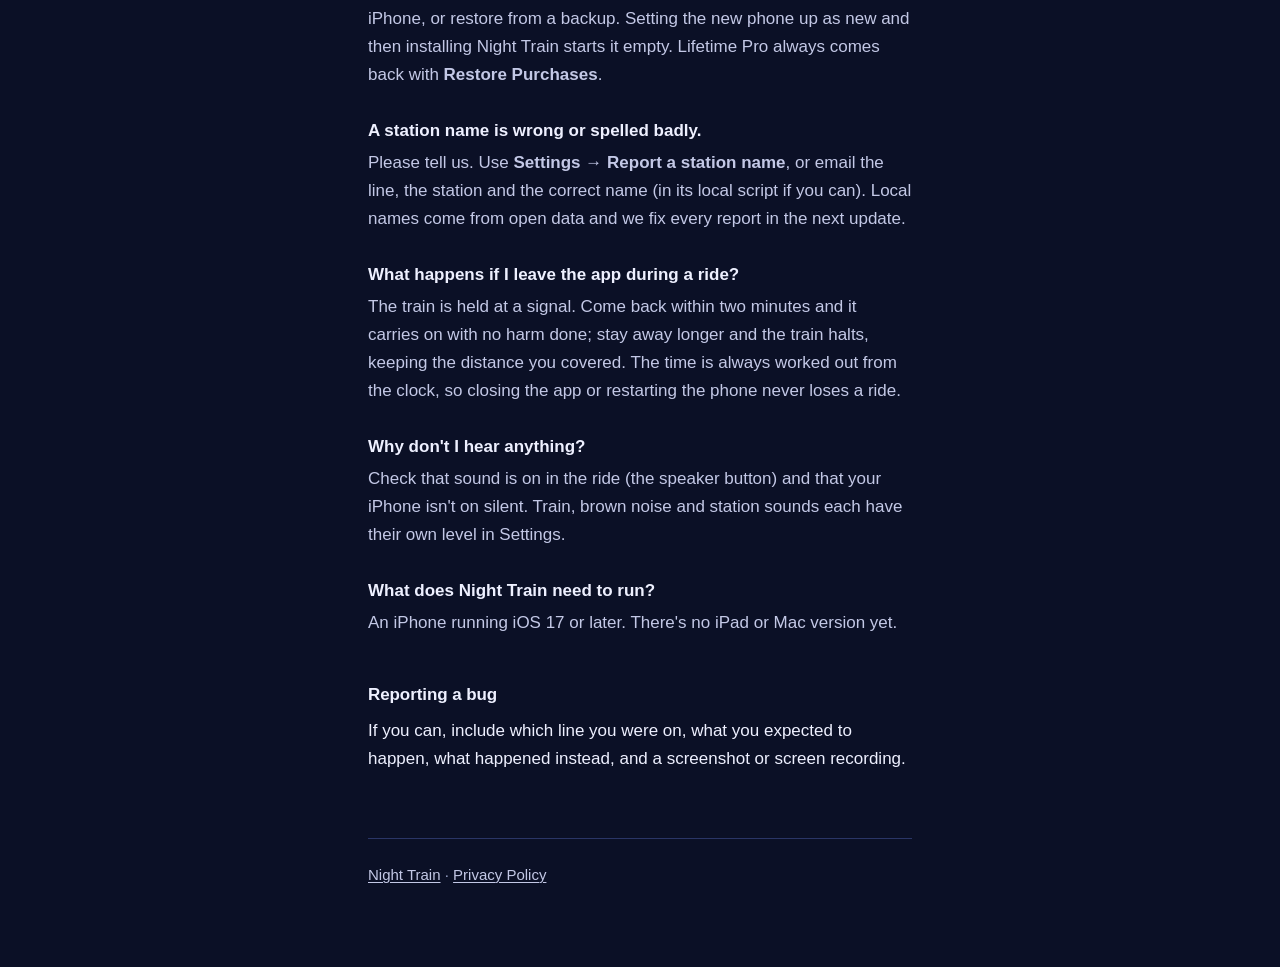
<file: nighttrain/support.html>
<!doctype html>
<html lang="en">
<head>
<meta charset="utf-8">
<meta name="viewport" content="width=device-width, initial-scale=1">
<title>Night Train Support</title>
<meta name="description" content="Help with Night Train, including purchases, your data, and reporting a station name.">
<link rel="stylesheet" href="style.css">
</head>
<body>
<div class="wrap">

<header>
  <a class="mark" href="./">Night Train</a>
  <h1>Support</h1>
  <p class="updated">Questions, bugs, and anything that isn't working</p>
</header>

<div class="note">
  <p><strong>Email <a href="mailto:sn.dixitdixit@gmail.com">sn.dixitdixit@gmail.com</a></strong>
  and you'll get a reply within two working days. Night Train is made by one person, so your
  message is read by the person who can fix it.</p>
  <p>From inside the app, <strong>Settings → Contact support</strong> prefills your app and
  iOS version, which is usually the first thing needed to reproduce a problem.</p>
</div>

<h2>Common questions</h2>

<dl>
  <dt>What's free, and what does Lifetime Pro add?</dt>
  <dd>Focus rides are free forever: name a session, choose 25, 45 or 60 minutes and ride, with
  your streak and focus time counted. You also choose one real line when you first open the app,
  and it's yours for good, with its stations, landmarks, tickets and stamps. Lifetime Pro opens
  every other line in every country, the window seat and other views, certificates, the full ticket
  book and widgets, including every line added later.</dd>

  <dt>Is there a free trial?</dt>
  <dd>No. Focus rides and your free line are how you try Night Train, for as long as you like.</dd>

  <dt>Can I change my free line?</dt>
  <dd>No. The free line is chosen once, when you first open the app, so pick the one you'd love to
  ride. Lifetime Pro opens all the others.</dd>

  <dt>Is Lifetime Pro a subscription?</dt>
  <dd>No. It's a single purchase, once, with no renewal. New lines added in future updates are
  included.</dd>

  <dt>I bought Lifetime Pro but the app still shows it as locked.</dt>
  <dd>Open <strong>Settings → Restore Purchases</strong>. If it still doesn't unlock, check that
  the iPhone is signed in to the same Apple Account that made the purchase, then email us with the
  date of purchase.</dd>

  <dt>How do I get a refund?</dt>
  <dd>Refunds are handled by Apple at
  <a href="https://reportaproblem.apple.com">reportaproblem.apple.com</a>. We can't issue them
  ourselves, but tell us what went wrong anyway. If it's a bug, we'd rather fix it.</dd>

  <dt>Does my progress sync between devices?</dt>
  <dd>No. Everything stays on the iPhone it was made on. There is no account and no server, which
  is what lets the app collect nothing about you.</dd>

  <dt>I'm getting a new iPhone. Will my rides come with me?</dt>
  <dd>Yes, if you bring the whole phone across: transfer directly from your old iPhone, or restore
  from a backup. Setting the new phone up as new and then installing Night Train starts it empty.
  Lifetime Pro always comes back with <strong>Restore Purchases</strong>.</dd>

  <dt>A station name is wrong or spelled badly.</dt>
  <dd>Please tell us. Use <strong>Settings → Report a station name</strong>, or email the line,
  the station and the correct name (in its local script if you can). Local names come from open
  data and we fix every report in the next update.</dd>

  <dt>What happens if I leave the app during a ride?</dt>
  <dd>The train is held at a signal. Come back within two minutes and it carries on with no harm
  done; stay away longer and the train halts, keeping the distance you covered. The time is always
  worked out from the clock, so closing the app or restarting the phone never loses a ride.</dd>

  <dt>Why don't I hear anything?</dt>
  <dd>Check that sound is on in the ride (the speaker button) and that your iPhone isn't on
  silent. Train, brown noise and station sounds each have their own level in Settings.</dd>

  <dt>What does Night Train need to run?</dt>
  <dd>An iPhone running iOS 17 or later. There's no iPad or Mac version yet.</dd>
</dl>

<h2>Reporting a bug</h2>
<p>If you can, include which line you were on, what you expected to happen, what happened
instead, and a screenshot or screen recording.</p>

<footer>
  <a href="./">Night Train</a> · <a href="privacy.html">Privacy Policy</a>
</footer>

</div>
</body>
</html>
</file>
<file: style.css>
/* Waypoint's own tokens, so the site and the app are recognisably one thing.
   Values lifted from Sources/Theme/ColorTokens.swift and AccentSwatch.swift
   rather than approximated. */
:root {
  --page:    #F5F5F3;   /* surface0, light */
  --card:    #FFFFFF;   /* surface1, light */
  --ink:     #2C2C2A;   /* textPrimary */
  --ink-2:   #53524E;   /* textSecondary */
  --ink-3:   #6F6E69;   /* textMuted */
  --rule:    #E5E3DB;   /* border */
  --accent:  #0F7380;   /* teal, the default swatch */
}

@media (prefers-color-scheme: dark) {
  :root:not([data-theme="light"]) {
    --page:   #1C1C1A;
    --card:   #242422;
    --ink:    #F1EFE8;
    --ink-2:  #B4B2A9;
    --ink-3:  #9A998F;
    --rule:   #3A3A37;
    --accent: #17B2C6;  /* the teal swatch's dark-scheme pair, 6.09:1 */
  }
}
:root[data-theme="dark"] {
  --page: #1C1C1A; --card: #242422; --ink: #F1EFE8; --ink-2: #B4B2A9;
  --ink-3: #9A998F; --rule: #3A3A37; --accent: #17B2C6;
}

/* The system stack resolves to SF Pro on an iPhone, which is the app's own face —
   so on the device almost every visitor will be holding, the site is set in the
   same type as the thing it documents. */
body {
  margin: 0;
  background: var(--page);
  color: var(--ink);
  font-family: -apple-system, BlinkMacSystemFont, "Segoe UI", Roboto,
               "Helvetica Neue", Arial, sans-serif;
  font-size: 17px;
  line-height: 1.65;
  -webkit-text-size-adjust: 100%;
}

.wrap {
  /* Running text near 65 characters. */
  max-width: 34rem;
  margin: 0 auto;
  padding: 3rem 1rem 5rem;
}

header { padding-bottom: 1.5rem; margin-bottom: 2.5rem; border-bottom: 1px solid var(--rule); }

.mark {
  font-size: 0.8125rem;
  font-weight: 600;
  letter-spacing: 0.08em;
  text-transform: uppercase;
  color: var(--accent);
  text-decoration: none;
}

h1 {
  font-size: 1.75rem;
  line-height: 1.25;
  font-weight: 650;
  letter-spacing: -0.015em;
  text-wrap: balance;
  margin: 0.75rem 0 0.25rem;
}

.updated { color: var(--ink-3); font-size: 0.9375rem; margin: 0; }

h2 {
  font-size: 1.0625rem;
  font-weight: 650;
  letter-spacing: -0.005em;
  margin: 2.75rem 0 0.5rem;
}

p, ul { margin: 0 0 1rem; }
ul { padding-left: 1.25rem; }
li { margin-bottom: 0.375rem; }
li::marker { color: var(--ink-3); }

a { color: var(--accent); text-decoration-thickness: 1px; text-underline-offset: 2px; }
a:focus-visible { outline: 2px solid var(--accent); outline-offset: 3px; border-radius: 2px; }

strong { font-weight: 620; }

/* One lifted block per page, for the single thing a reader is most likely to
   have come for — not a card treatment stamped on every section. */
.note {
  background: var(--card);
  border: 1px solid var(--rule);
  border-radius: 10px;
  padding: 1rem 1.125rem;
  margin: 1.5rem 0;
}
.note p:last-child { margin-bottom: 0; }

dl { margin: 0; }
dt { font-weight: 620; margin-top: 1.75rem; }
dd { margin: 0.25rem 0 0; color: var(--ink-2); }

footer {
  margin-top: 4rem;
  padding-top: 1.5rem;
  border-top: 1px solid var(--rule);
  color: var(--ink-3);
  font-size: 0.9375rem;
}
footer a { color: var(--ink-2); }
</file>
<file: mauna/style.css>
/* Mauna's own tokens (Mauna/DesignSystem/Colors.swift): black, with the app icon's gold.
   The pages stay dark, like the icon. */
:root {
  --page:   #0E0D0B;   /* tileRest black */
  --card:   #1A1814;
  --ink:    #F4EFE4;
  --ink-2:  #D2C9B6;
  --ink-3:  #A69D8A;
  --rule:   #2F2A22;
  --accent: #E6C98A;   /* accentText, dark */
  color-scheme: dark;
}

body {
  margin: 0;
  background: var(--page);
  color: var(--ink);
  font-family: -apple-system, BlinkMacSystemFont, "Segoe UI", Roboto,
               "Helvetica Neue", Arial, sans-serif;
  font-size: 17px;
  line-height: 1.65;
  -webkit-text-size-adjust: 100%;
}

.wrap { max-width: 34rem; margin: 0 auto; padding: 3rem 1rem 5rem; }

header { padding-bottom: 1.5rem; margin-bottom: 2.5rem; border-bottom: 1px solid var(--rule); }

.mark {
  font-size: 0.8125rem;
  font-weight: 600;
  letter-spacing: 0.08em;
  text-transform: uppercase;
  color: var(--accent);
  text-decoration: none;
}

h1 {
  font-size: 1.75rem;
  line-height: 1.25;
  font-weight: 650;
  letter-spacing: -0.015em;
  text-wrap: balance;
  margin: 0.75rem 0 0.25rem;
}

.updated { color: var(--ink-3); font-size: 0.9375rem; margin: 0; }

h2 { font-size: 1.0625rem; font-weight: 650; letter-spacing: -0.005em; margin: 2.75rem 0 0.5rem; }

p, ul { margin: 0 0 1rem; }
ul { padding-left: 1.25rem; }
li { margin-bottom: 0.375rem; }
li::marker { color: var(--ink-3); }

a { color: var(--accent); text-decoration-thickness: 1px; text-underline-offset: 2px; }
a:focus-visible { outline: 2px solid var(--accent); outline-offset: 3px; border-radius: 2px; }

strong { font-weight: 620; }

.note {
  background: var(--card);
  border: 1px solid var(--rule);
  border-radius: 10px;
  padding: 1rem 1.125rem;
  margin: 1.5rem 0;
}
.note p:last-child { margin-bottom: 0; }

dl { margin: 0; }
dt { font-weight: 620; margin-top: 1.75rem; }
dd { margin: 0.25rem 0 0; color: var(--ink-2); }

footer {
  margin-top: 4rem;
  padding-top: 1.5rem;
  border-top: 1px solid var(--rule);
  color: var(--ink-3);
  font-size: 0.9375rem;
}
footer a { color: var(--ink-2); }

.icon { width: 88px; height: 88px; display: block; margin: 0 0 1.25rem -6px; }
</file>
<file: nighttrain/style.css>
/* Night Train's own tokens (NightTrain/Design/Tokens.swift), so the pages and the app are
   recognisably one thing. The app is always dark; so are these pages. */
:root {
  --page:   #0B1026;   /* ground */
  --card:   #141B3A;   /* surface */
  --ink:    #EEF0FF;   /* text */
  --ink-2:  #C3C8E6;
  --ink-3:  #9AA3C7;   /* dim */
  --rule:   #2A3566;   /* hairline */
  --accent: #FFB547;   /* glow */
  color-scheme: dark;
}

body {
  margin: 0;
  background: var(--page);
  color: var(--ink);
  font-family: -apple-system, BlinkMacSystemFont, "Segoe UI", Roboto,
               "Helvetica Neue", Arial, sans-serif;
  font-size: 17px;
  line-height: 1.65;
  -webkit-text-size-adjust: 100%;
}

.wrap { max-width: 34rem; margin: 0 auto; padding: 3rem 1rem 5rem; }

header { padding-bottom: 1.5rem; margin-bottom: 2.5rem; border-bottom: 1px solid var(--rule); }

.mark {
  font-size: 0.8125rem;
  font-weight: 600;
  letter-spacing: 0.08em;
  text-transform: uppercase;
  color: var(--accent);
  text-decoration: none;
}

h1 {
  font-size: 1.75rem;
  line-height: 1.25;
  font-weight: 650;
  letter-spacing: -0.015em;
  text-wrap: balance;
  margin: 0.75rem 0 0.25rem;
}

.updated { color: var(--ink-3); font-size: 0.9375rem; margin: 0; }

h2 { font-size: 1.0625rem; font-weight: 650; letter-spacing: -0.005em; margin: 2.75rem 0 0.5rem; }

p, ul { margin: 0 0 1rem; }
ul { padding-left: 1.25rem; }
li { margin-bottom: 0.375rem; }
li::marker { color: var(--ink-3); }

a { color: var(--accent); text-decoration-thickness: 1px; text-underline-offset: 2px; }
a:focus-visible { outline: 2px solid var(--accent); outline-offset: 3px; border-radius: 2px; }

strong { font-weight: 620; }

.note {
  background: var(--card);
  border: 1px solid var(--rule);
  border-radius: 10px;
  padding: 1rem 1.125rem;
  margin: 1.5rem 0;
}
.note p:last-child { margin-bottom: 0; }

dl { margin: 0; }
dt { font-weight: 620; margin-top: 1.75rem; }
dd { margin: 0.25rem 0 0; color: var(--ink-2); }

footer {
  margin-top: 4rem;
  padding-top: 1.5rem;
  border-top: 1px solid var(--rule);
  color: var(--ink-3);
  font-size: 0.9375rem;
}
footer a { color: var(--ink-2); }
</file>
